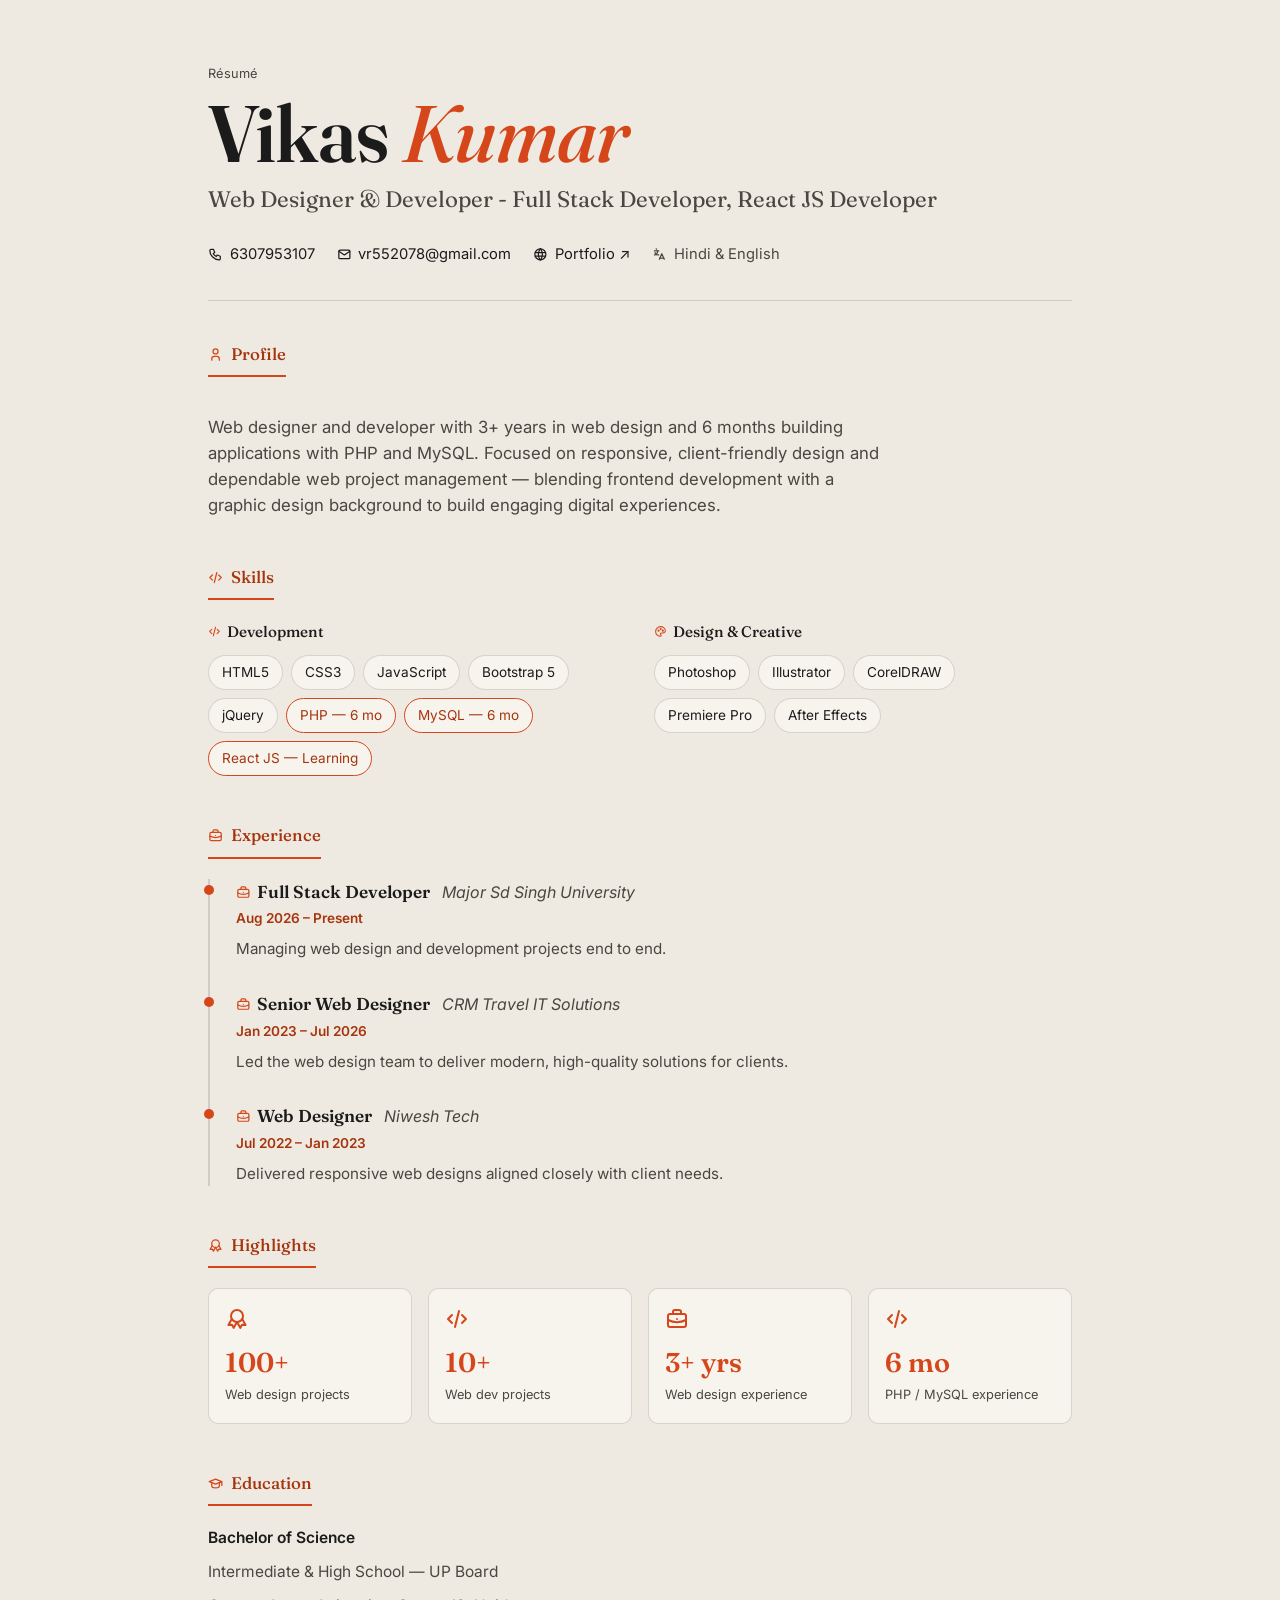
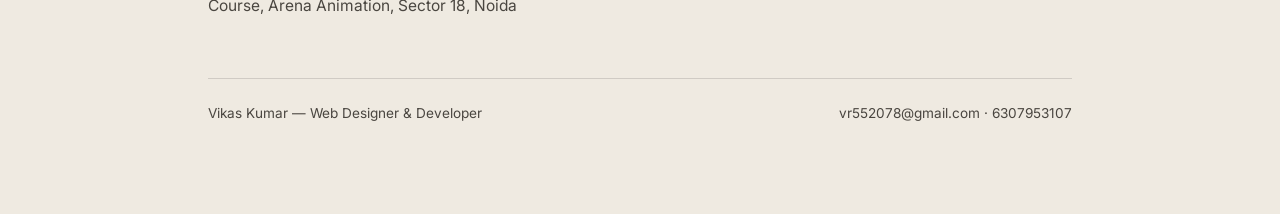
<file: resume.html>
<!DOCTYPE html>
<html lang="en">
<head>
<meta charset="UTF-8">
<meta name="viewport" content="width=device-width, initial-scale=1, viewport-fit=cover">
<title>Vikas Kumar — Web Designer &amp; Developer</title>
<link rel="preconnect" href="https://fonts.googleapis.com">
<link rel="preconnect" href="https://fonts.gstatic.com" crossorigin>
<link href="https://fonts.googleapis.com/css2?family=Fraunces:opsz,wght@9..144,300;9..144,500;9..144,600;9..144,700&family=Inter:wght@400;500;600;700&display=swap" rel="stylesheet">
<style>
  :root {
    --paper: #EFEAE1;
    --ink: #1B1B1B;
    --ink-soft: #4A4640;
    --rust: #D6461B;
    --rust-deep: #A6350F;
    --line: rgba(27,27,27,0.15);
    --card: #F7F4EE;
    box-sizing: border-box;
    padding-top: env(safe-area-inset-top, 0px);
    padding-bottom: env(safe-area-inset-bottom, 0px);
  }
  @media (prefers-color-scheme: dark) {
    :root:not([data-theme="light"]) {
      --paper: #1B1810;
      --ink: #F2EEE4;
      --ink-soft: #C9C3B5;
      --rust: #FF6A3D;
      --rust-deep: #FF8A5C;
      --line: rgba(242,238,228,0.18);
      --card: #241F16;
    }
  }
  :root[data-theme="dark"] {
    --paper: #1B1810;
    --ink: #F2EEE4;
    --ink-soft: #C9C3B5;
    --rust: #FF6A3D;
    --rust-deep: #FF8A5C;
    --line: rgba(242,238,228,0.18);
    --card: #241F16;
  }
  html { scroll-padding-top: env(safe-area-inset-top, 0px); }
  * { box-sizing: border-box; }
  html, body { height: 100%; }
  body {
    margin: 0;
    background: var(--paper);
    color: var(--ink);
    font-family: 'Inter', -apple-system, BlinkMacSystemFont, sans-serif;
    line-height: 1.55;
  }
  .wrap { max-width: 920px; margin: 0 auto; padding: 64px 28px 90px; }
  a { color: var(--rust); text-decoration: none; }
  a:hover { text-decoration: underline; }

  /* Hero */
  .hero { position: relative; padding-bottom: 34px; border-bottom: 1px solid var(--line); margin-bottom: 40px; }
  .eyebrow { font-size: 0.8rem; color: var(--ink-soft); letter-spacing: 0.02em; margin: 0 0 10px; }
  .name {
    font-family: 'Fraunces', Georgia, serif;
    font-weight: 600;
    font-size: clamp(2.6rem, 9vw, 5rem);
    line-height: 0.98;
    margin: 0;
    letter-spacing: -0.01em;
  }
  .name span { color: var(--rust); font-style: italic; font-weight: 500; }
  .role {
    font-family: 'Fraunces', Georgia, serif;
    font-size: clamp(1.1rem, 2.6vw, 1.4rem);
    color: var(--ink-soft);
    margin: 10px 0 26px;
  }
  .contact-row { display: flex; flex-wrap: wrap; gap: 8px 22px; font-size: 0.92rem; }
  .contact-row a, .contact-row span { color: var(--ink); }
  .contact-row .dim { color: var(--ink-soft); }
  .contact-row a, .contact-row .dim { display: inline-flex; align-items: center; gap: 7px; }

  /* Tabler icons */
  .icon { width: 1em; height: 1em; stroke: currentColor; fill: none; stroke-width: 2; stroke-linecap: round; stroke-linejoin: round; flex: none; }
  h2.section .icon { width: 0.9em; height: 0.9em; margin-right: 8px; vertical-align: -0.12em; stroke: var(--rust); }
  h3 .icon { width: 0.85em; height: 0.85em; margin-right: 6px; vertical-align: -0.08em; stroke: var(--rust); }
  .job-role .icon { width: 0.85em; height: 0.85em; margin-right: 6px; vertical-align: -0.1em; stroke: var(--rust); }
  .stat .icon { display: block; width: 1.5rem; height: 1.5rem; stroke: var(--rust); margin-bottom: 10px; }

  /* Section headings */
  h2.section {
    font-family: 'Fraunces', Georgia, serif;
    font-weight: 500;
    font-size: 1.05rem;
    text-transform: none;
    color: var(--rust-deep);
    margin: 0 0 20px;
    padding-bottom: 8px;
    border-bottom: 2px solid var(--rust);
    display: inline-block;
  }
  section { margin-bottom: 46px; }

  .lede { font-size: 1.05rem; color: var(--ink-soft); max-width: 62ch; }

  /* Skills */
  .skill-groups { display: grid; grid-template-columns: 1fr 1fr; gap: 28px; }
  @media (max-width: 620px) { .skill-groups { grid-template-columns: 1fr; } }
  .skill-groups h3 {
    font-family: 'Fraunces', serif; font-weight: 500; font-size: 0.95rem;
    margin: 0 0 12px; color: var(--ink);
  }
  .pills { display: flex; flex-wrap: wrap; gap: 8px; }
  .pill {
    font-size: 0.85rem; padding: 6px 13px; border-radius: 999px;
    border: 1px solid var(--line); background: var(--card); white-space: nowrap;
  }
  .pill.accent { border-color: var(--rust); color: var(--rust-deep); }

  /* Timeline */
  .timeline { border-left: 2px solid var(--line); padding-left: 26px; }
  .job { position: relative; padding-bottom: 30px; }
  .job:last-child { padding-bottom: 0; }
  .job::before {
    content: ""; position: absolute; left: -32px; top: 6px;
    width: 10px; height: 10px; border-radius: 50%; background: var(--rust);
  }
  .job-head { display: flex; flex-wrap: wrap; align-items: baseline; gap: 4px 12px; }
  .job-role { font-family: 'Fraunces', serif; font-weight: 600; font-size: 1.08rem; }
  .job-co { color: var(--ink-soft); font-style: italic; }
  .job-dates { font-size: 0.85rem; color: var(--rust-deep); font-weight: 600; margin: 3px 0 8px; }
  .job p { margin: 0; color: var(--ink-soft); font-size: 0.95rem; }

  /* Stats */
  .stats { display: grid; grid-template-columns: repeat(4, 1fr); gap: 16px; }
  @media (max-width: 620px) { .stats { grid-template-columns: repeat(2, 1fr); } }
  .stat {
    background: var(--card); border: 1px solid var(--line);
    padding: 18px 16px; border-radius: 10px;
  }
  .stat .num { font-family: 'Fraunces', serif; font-weight: 600; font-size: 1.7rem; color: var(--rust); }
  .stat .label { font-size: 0.8rem; color: var(--ink-soft); margin-top: 2px; }

  /* Education */
  .edu-item { margin-bottom: 10px; font-size: 0.97rem; }
  .edu-item .deg { font-weight: 600; }
  .edu-item .place { color: var(--ink-soft); }

  footer {
    margin-top: 60px; padding-top: 24px; border-top: 1px solid var(--line);
    font-size: 0.85rem; color: var(--ink-soft); display: flex; justify-content: space-between; flex-wrap: wrap; gap: 10px;
  }

  /* Print — fit everything on one page */
  @media print {
    @page { size: A4; margin: 10mm; }
    :root { --paper: #EFEAE1; --card: #F7F4EE; }
    html, body { height: auto; }
    body { -webkit-print-color-adjust: exact; print-color-adjust: exact; font-size: 12.5px; }
    .wrap { max-width: 100%; padding: 0; }
    .hero { padding-bottom: 14px; margin-bottom: 16px; }
    .name { font-size: 2.1rem; }
    .role { margin: 6px 0 12px; font-size: 1rem; }
    .eyebrow { margin-bottom: 4px; }
    section { margin-bottom: 16px; }
    h2.section { font-size: 0.9rem; margin-bottom: 10px; padding-bottom: 4px; }
    .lede { font-size: 0.88rem; }
    .skill-groups { gap: 14px; }
    .skill-groups h3 { font-size: 0.85rem; margin-bottom: 6px; }
    .pill { font-size: 0.72rem; padding: 3px 9px; }
    .timeline { padding-left: 20px; }
    .job { padding-bottom: 12px; }
    .job-role { font-size: 0.92rem; }
    .job-dates { font-size: 0.72rem; margin: 1px 0 3px; }
    .job p { font-size: 0.8rem; }
    .stats { gap: 8px; }
    .stat { padding: 10px 10px; }
    .stat .icon { width: 1.1rem; height: 1.1rem; margin-bottom: 4px; }
    .stat .num { font-size: 1.2rem; }
    .stat .label { font-size: 0.68rem; }
    .edu-item { font-size: 0.82rem; margin-bottom: 4px; }
    footer { margin-top: 18px; padding-top: 10px; font-size: 0.7rem; }
    .job::before{left: -26px;} .wrap{padding: 20px;}
  }
</style>
</head>
<body>
<div class="wrap">

  <header class="hero">
    <p class="eyebrow">Résumé</p>
    <h1 class="name">Vikas <span>Kumar</span></h1>
    <p class="role">Web Designer & Developer - Full Stack Developer, React JS Developer</p>
    <div class="contact-row">
      <a href="tel:6307953107"><svg class="icon" viewBox="0 0 24 24"><path d="M5 4h4l2 5l-2.5 1.5a11 11 0 0 0 5 5l1.5 -2.5l5 2v4a2 2 0 0 1 -2 2a16 16 0 0 1 -15 -15a2 2 0 0 1 2 -2" /></svg>6307953107</a>
      <a href="mailto:vr552078@gmail.com"><svg class="icon" viewBox="0 0 24 24"><path d="M3 7a2 2 0 0 1 2 -2h14a2 2 0 0 1 2 2v10a2 2 0 0 1 -2 2h-14a2 2 0 0 1 -2 -2v-10" /><path d="M3 7l9 6l9 -6" /></svg>vr552078@gmail.com</a>
      <a href="https://vikassingh63.github.io/portfolio/" target="_blank" rel="noopener"><svg class="icon" viewBox="0 0 24 24"><path d="M3 12a9 9 0 1 0 18 0a9 9 0 0 0 -18 0" /><path d="M3.6 9h16.8" /><path d="M3.6 15h16.8" /><path d="M11.5 3a17 17 0 0 0 0 18" /><path d="M12.5 3a17 17 0 0 1 0 18" /></svg>Portfolio ↗</a>
      <span class="dim"><svg class="icon" viewBox="0 0 24 24"><path d="M9 6.371c0 4.418 -2.239 6.629 -5 6.629" /><path d="M4 6.371h7" /><path d="M5 9c0 2.144 2.252 3.908 6 4" /><path d="M12 20l4 -9l4 9" /><path d="M19.1 18h-6.2" /><path d="M6.694 3l.793 .582" /></svg>Hindi &amp; English</span>
    </div>
  </header>

  <section>
    <h2 class="section"><svg class="icon" viewBox="0 0 24 24"><path d="M8 7a4 4 0 1 0 8 0a4 4 0 0 0 -8 0" /><path d="M6 21v-2a4 4 0 0 1 4 -4h4a4 4 0 0 1 4 4v2" /></svg>Profile</h2>
    <p class="lede">Web designer and developer with 3+ years in web design and 6 months building applications with PHP and MySQL. Focused on responsive, client-friendly design and dependable web project management — blending frontend development with a graphic design background to build engaging digital experiences.</p>
  </section>

  <section>
    <h2 class="section"><svg class="icon" viewBox="0 0 24 24"><path d="M7 8l-4 4l4 4" /><path d="M17 8l4 4l-4 4" /><path d="M14 4l-4 16" /></svg>Skills</h2>
    <div class="skill-groups">
      <div>
        <h3><svg class="icon" viewBox="0 0 24 24"><path d="M7 8l-4 4l4 4" /><path d="M17 8l4 4l-4 4" /><path d="M14 4l-4 16" /></svg>Development</h3>
        <div class="pills">
          <span class="pill">HTML5</span>
          <span class="pill">CSS3</span>
          <span class="pill">JavaScript</span>
          <span class="pill">Bootstrap 5</span>
          <span class="pill">jQuery</span>
          <span class="pill accent">PHP — 6 mo</span>
          <span class="pill accent">MySQL — 6 mo</span>
          <span class="pill accent">React JS — Learning</span>
        </div>
      </div>
      <div>
        <h3><svg class="icon" viewBox="0 0 24 24"><path d="M12 21a9 9 0 0 1 0 -18c4.97 0 9 3.582 9 8c0 1.06 -.474 2.078 -1.318 2.828c-.844 .75 -1.989 1.172 -3.182 1.172h-2.5a2 2 0 0 0 -1 3.75a1.3 1.3 0 0 1 -1 2.25" /><path d="M7.5 10.5a1 1 0 1 0 2 0a1 1 0 1 0 -2 0" /><path d="M11.5 7.5a1 1 0 1 0 2 0a1 1 0 1 0 -2 0" /><path d="M15.5 10.5a1 1 0 1 0 2 0a1 1 0 1 0 -2 0" /></svg>Design &amp; Creative</h3>
        <div class="pills">
          <span class="pill">Photoshop</span>
          <span class="pill">Illustrator</span>
          <span class="pill">CorelDRAW</span>
          <span class="pill">Premiere Pro</span>
          <span class="pill">After Effects</span>
        </div>
      </div>
    </div>
  </section>

  <section>
    <h2 class="section"><svg class="icon" viewBox="0 0 24 24"><path d="M3 9a2 2 0 0 1 2 -2h14a2 2 0 0 1 2 2v9a2 2 0 0 1 -2 2h-14a2 2 0 0 1 -2 -2l0 -9" /><path d="M8 7v-2a2 2 0 0 1 2 -2h4a2 2 0 0 1 2 2v2" /><path d="M12 12l0 .01" /><path d="M3 13a20 20 0 0 0 18 0" /></svg>Experience</h2>
    <div class="timeline">
      <div class="job">
        <div class="job-head"><span class="job-role"><svg class="icon" viewBox="0 0 24 24"><path d="M3 9a2 2 0 0 1 2 -2h14a2 2 0 0 1 2 2v9a2 2 0 0 1 -2 2h-14a2 2 0 0 1 -2 -2l0 -9" /><path d="M8 7v-2a2 2 0 0 1 2 -2h4a2 2 0 0 1 2 2v2" /><path d="M12 12l0 .01" /><path d="M3 13a20 20 0 0 0 18 0" /></svg>Full Stack Developer</span><span class="job-co">Major Sd Singh University</span></div>
        <div class="job-dates">Aug 2026 – Present</div>
        <p>Managing web design and development projects end to end.</p>
      </div>
      <div class="job">
        <div class="job-head"><span class="job-role"><svg class="icon" viewBox="0 0 24 24"><path d="M3 9a2 2 0 0 1 2 -2h14a2 2 0 0 1 2 2v9a2 2 0 0 1 -2 2h-14a2 2 0 0 1 -2 -2l0 -9" /><path d="M8 7v-2a2 2 0 0 1 2 -2h4a2 2 0 0 1 2 2v2" /><path d="M12 12l0 .01" /><path d="M3 13a20 20 0 0 0 18 0" /></svg>Senior Web Designer</span><span class="job-co">CRM Travel IT Solutions</span></div>
        <div class="job-dates">Jan 2023 – Jul 2026</div>
        <p>Led the web design team to deliver modern, high-quality solutions for clients.</p>
      </div>
      <div class="job">
        <div class="job-head"><span class="job-role"><svg class="icon" viewBox="0 0 24 24"><path d="M3 9a2 2 0 0 1 2 -2h14a2 2 0 0 1 2 2v9a2 2 0 0 1 -2 2h-14a2 2 0 0 1 -2 -2l0 -9" /><path d="M8 7v-2a2 2 0 0 1 2 -2h4a2 2 0 0 1 2 2v2" /><path d="M12 12l0 .01" /><path d="M3 13a20 20 0 0 0 18 0" /></svg>Web Designer</span><span class="job-co">Niwesh Tech</span></div>
        <div class="job-dates">Jul 2022 – Jan 2023</div>
        <p>Delivered responsive web designs aligned closely with client needs.</p>
      </div>
    </div>
  </section>

  <section>
    <h2 class="section"><svg class="icon" viewBox="0 0 24 24"><path d="M6 9a6 6 0 1 0 12 0a6 6 0 1 0 -12 0" /><path d="M12 15l3.4 5.89l1.598 -3.233l3.598 .232l-3.4 -5.889" /><path d="M6.802 12l-3.4 5.89l3.598 -.233l1.598 3.232l3.4 -5.889" /></svg>Highlights</h2>
    <div class="stats">
      <div class="stat"><svg class="icon" viewBox="0 0 24 24"><path d="M6 9a6 6 0 1 0 12 0a6 6 0 1 0 -12 0" /><path d="M12 15l3.4 5.89l1.598 -3.233l3.598 .232l-3.4 -5.889" /><path d="M6.802 12l-3.4 5.89l3.598 -.233l1.598 3.232l3.4 -5.889" /></svg><div class="num">100+</div><div class="label">Web design projects</div></div>
      <div class="stat"><svg class="icon" viewBox="0 0 24 24"><path d="M7 8l-4 4l4 4" /><path d="M17 8l4 4l-4 4" /><path d="M14 4l-4 16" /></svg><div class="num">10+</div><div class="label">Web dev projects</div></div>
      <div class="stat"><svg class="icon" viewBox="0 0 24 24"><path d="M3 9a2 2 0 0 1 2 -2h14a2 2 0 0 1 2 2v9a2 2 0 0 1 -2 2h-14a2 2 0 0 1 -2 -2l0 -9" /><path d="M8 7v-2a2 2 0 0 1 2 -2h4a2 2 0 0 1 2 2v2" /><path d="M12 12l0 .01" /><path d="M3 13a20 20 0 0 0 18 0" /></svg><div class="num">3+ yrs</div><div class="label">Web design experience</div></div>
      <div class="stat"><svg class="icon" viewBox="0 0 24 24"><path d="M7 8l-4 4l4 4" /><path d="M17 8l4 4l-4 4" /><path d="M14 4l-4 16" /></svg><div class="num">6 mo</div><div class="label">PHP / MySQL experience</div></div>
    </div>
  </section>

  <section>
    <h2 class="section"><svg class="icon" viewBox="0 0 24 24"><path d="M22 9l-10 -4l-10 4l10 4l10 -4v6" /><path d="M6 10.6v5.4a6 3 0 0 0 12 0v-5.4" /></svg>Education</h2>
    <div class="edu-item"><span class="deg">Bachelor of Science</span></div>
    <div class="edu-item"><span class="place">Intermediate &amp; High School — UP Board</span></div>
    <div class="edu-item"><span class="place">Course, Arena Animation, Sector 18, Noida</span></div>
  </section>

  <footer>
    <span>Vikas Kumar — Web Designer &amp; Developer</span>
    <span>vr552078@gmail.com · 6307953107</span>
  </footer>

</div>
</body>
</html>
</file>
